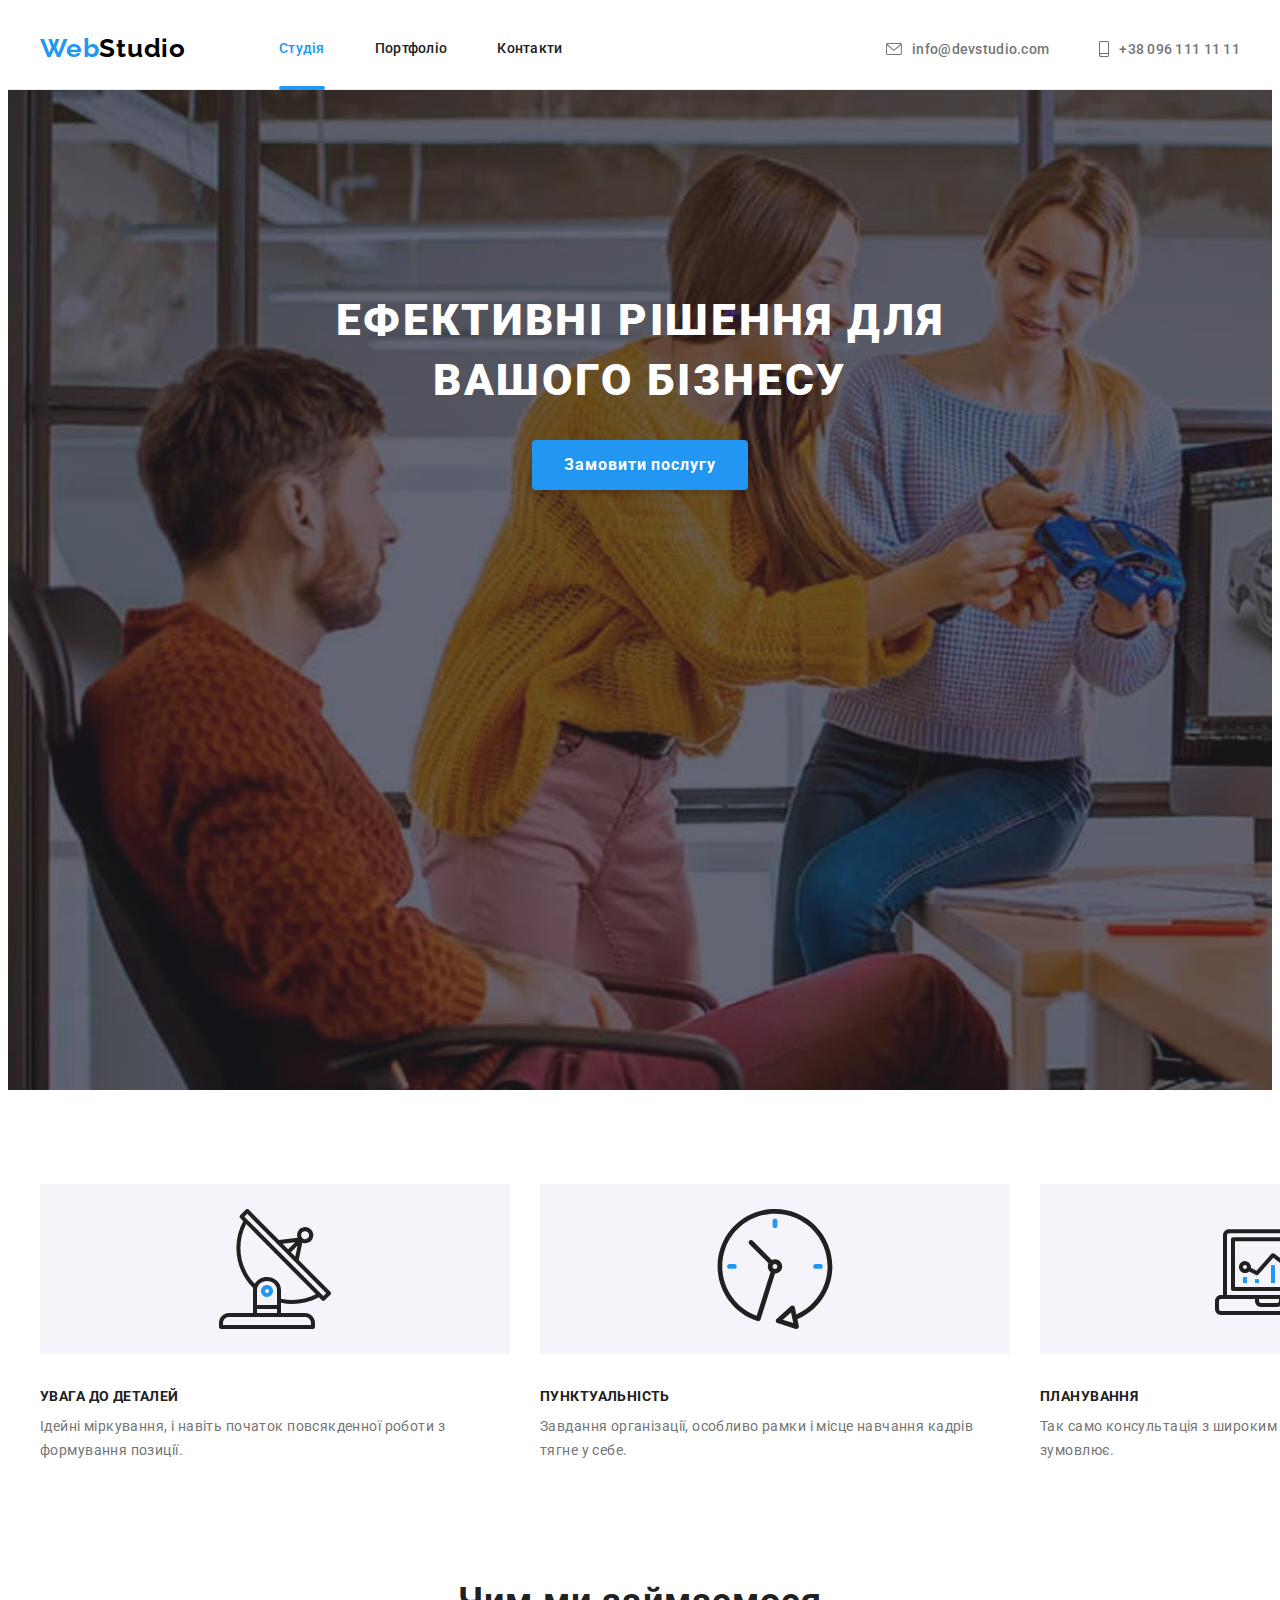
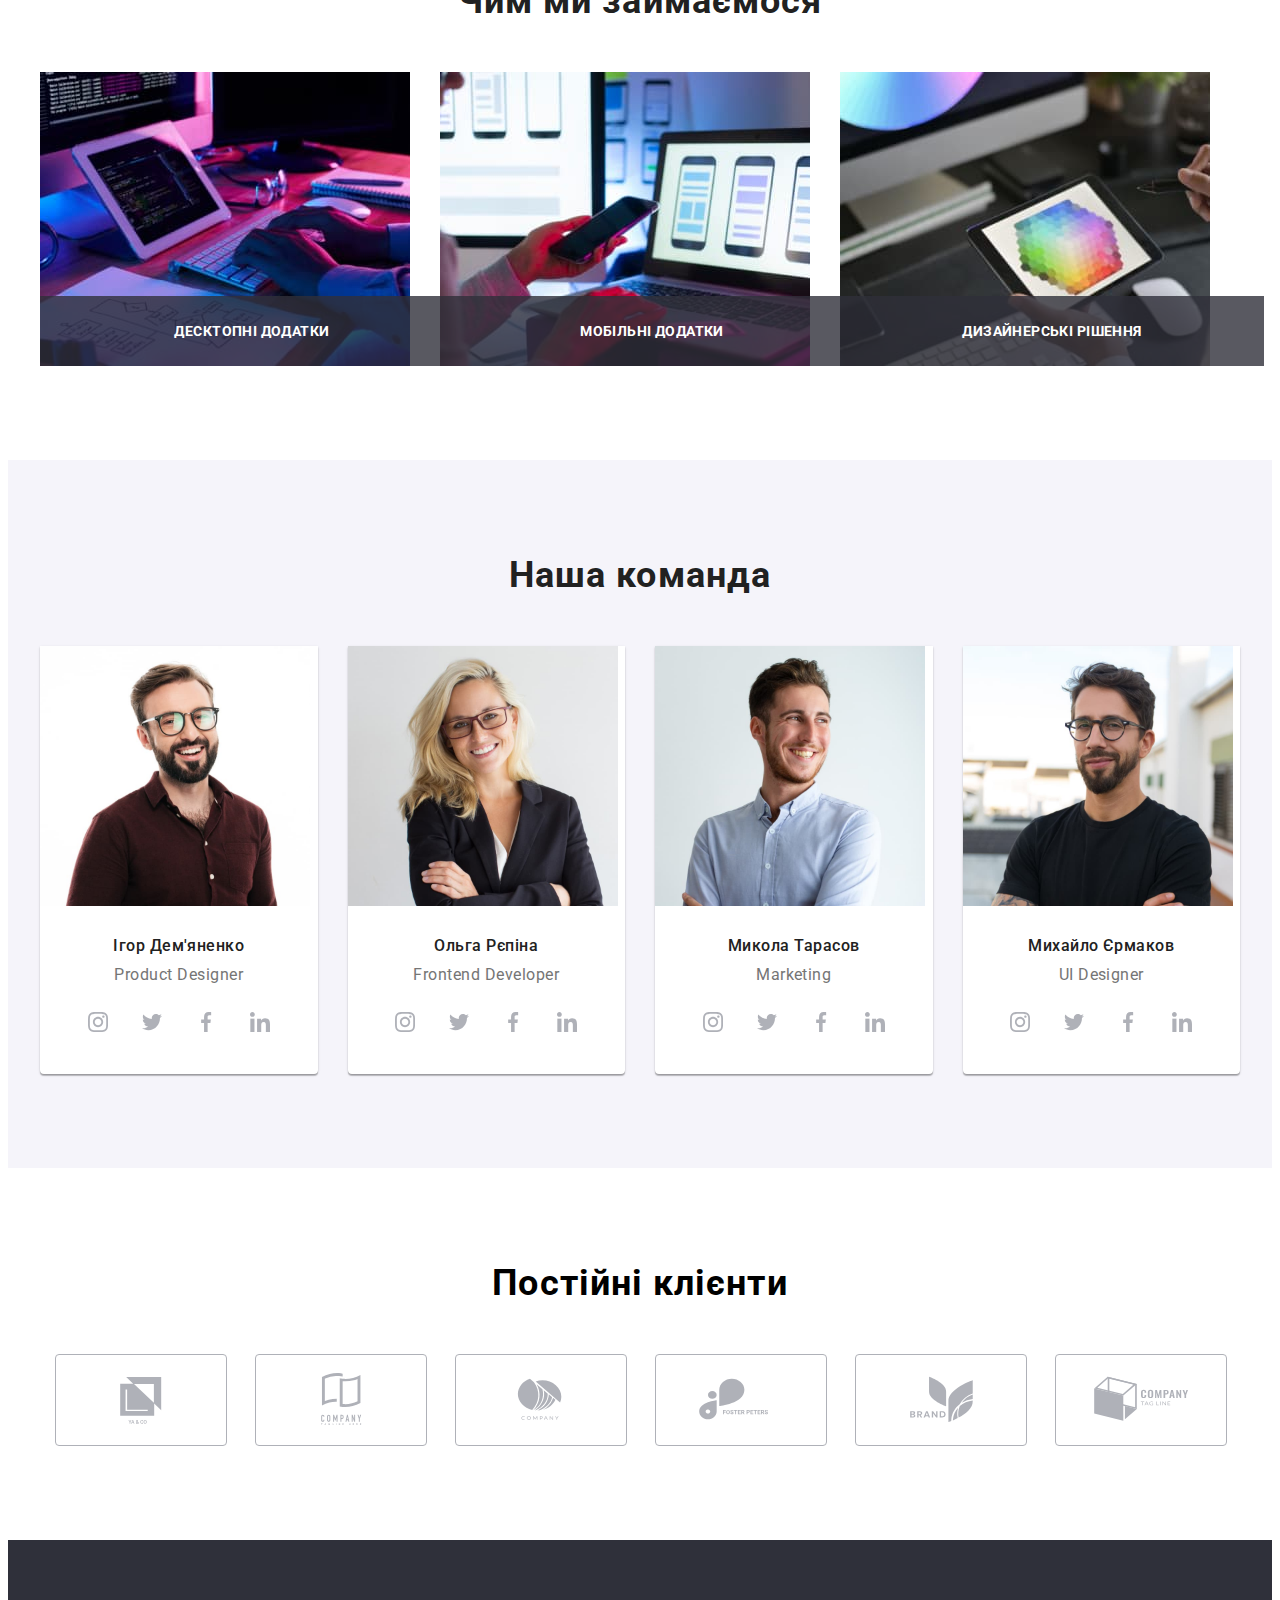
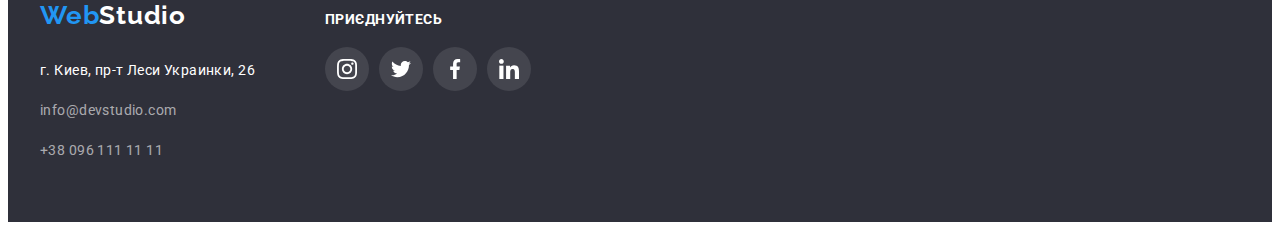
<file: index.html>
<!DOCTYPE html>
<html lang="UK">
  <head>
    <meta charset="UTF-8" />
    <meta http-equiv="X-UA-Compatible" content="IE=edge" />
    <meta name="viewport" content="width=device-width, initial-scale=1.0" />
    <title>HTML-CSS</title>
    <link
      rel="stylesheet"
      href="https://cdnjs.cloudflare.com/ajax/libs/modern-normalize/1.1.0/modern-normalize.min.css"
      integrity="sha512-wpPYUAdjBVSE4KJnH1VR1HeZfpl1ub8YT/NKx4PuQ5NmX2tKuGu6U/JRp5y+Y8XG2tV+wKQpNHVUX03MfMFn9Q=="
      crossorigin="anonymous"
      referrerpolicy="no-referrer"
    />
    <link rel="preconnect" href="https://fonts.googleapis.com" />
    <link rel="preconnect" href="https://fonts.gstatic.com" crossorigin />
    <link
      href="https://fonts.googleapis.com/css2?family=Raleway:wght@700&family=Roboto:wght@400;500;700;900&display=swap"
      rel="stylesheet"
    />
    <link rel="stylesheet" href="./css/styles.css" />
  </head>
  <body>
    <!-- Панель навигации -->
    <header class="header">
      <div class="container header-container">
        <nav class="header-nav">
          <a class="logo" href="./index.html"
            ><span class="first-part">Web</span
            ><span class="last-part">Studio</span></a
          >

          <ul class="header-nav-list">
            <li class="header-nav-item">
              <a class="header-nav-link current link" href="./index.html">Студія</a>
            </li>
            <li class="header-nav-item">
              <a class="header-nav-link link" href="./portfolio.html"
                >Портфоліо</a
              >
            </li>
            <li class="header-nav-item">
              <a class="header-nav-link link" href="/">Контакти</a>
            </li>
          </ul>
        </nav>

        <ul class="header-nav-contact">
          <li class="header-nav-item">
            <a class="header-mail-link link" href="mailto:info@devstudio.com">
              <svg class="contact-icon" width="16" height="12">
                <use href="./images/icons.svg#icon-mail"></use>
              </svg>
              info@devstudio.com</a
            >
          </li>

          <li class="header-nav-item">
            <a class="header-tel-link link" href="tel:+380961111111">
              <svg class="contact-icon" width="10" height="16">
                <use href="./images/icons.svg#icon-smartphone"></use>
              </svg>
              +38 096 111 11 11</a
            >
          </li>
        </ul>
      </div>
    </header>

    <!-- Hero -->
    <main>
      <section class="section-hero">
        <div class="container">
          <h1 class="hero-title">Ефективні рішення для вашого бізнесу</h1>
          <button class="button-hero" type="button" data-modal-open>Замовити послугу</button>
        </div>
      </section>

      <!-- Особливості -->
      <section class="section-soft-skills">
        <div class="container">
          <h2 class="visually-hidden">Особливості</h2>
          <ul class="contant-section">
            <li class="soft-skills-list">
              <a href="/">
                <svg class="soft-skill-icon" width="270" height="120">
                  <use href="./images/icons.svg#icon-antenna"></use>
                </svg>
              </a>
              <h3 class="peculiarities-title">увага до деталей</h3>
              <p class="peculiarities-text">
                Ідейні міркування, і навіть початок повсякденної роботи з
                формування позиції.
              </p>
            </li>
            <li class="soft-skills-list">
              <a href="/">
                <svg class="soft-skill-icon" width="270" height="120">
                  <use href="./images/icons.svg#icon-clock"></use>
                </svg>
              </a>
              <h3 class="peculiarities-title">пунктуальність</h3>
              <p class="peculiarities-text">
                Завдання організації, особливо рамки і місце навчання кадрів
                тягне у себе.
              </p>
            </li>
            <li class="soft-skills-list">
              <a href="/">
                <svg class="soft-skill-icon" width="270" height="120">
                  <use href="./images/icons.svg#icon-diagram"></use>
                </svg>
              </a>
              <h3 class="peculiarities-title">планування</h3>
              <p class="peculiarities-text">
                Так само консультація з широким активом значною мірою зумовлює.
              </p>
            </li>
            <li class="soft-skills-list">
              <a href="/">
                <svg class="soft-skill-icon" width="270" height="120">
                  <use href="./images/icons.svg#icon-astronaut"></use>
                </svg>
              </a>
              <h3 class="peculiarities-title">сучасні технології</h3>
              <p class="peculiarities-text">
                Значимість цих проблем настільки очевидна, що реалізація
                планових завдань.
              </p>
            </li>
          </ul>
        </div>
      </section>
      <!-- Описание работы -->
      <section class="section-work">
        <div class="container">
          <h2 class="section-title">Чим ми займаємося</h2>

            <ul class="section-title-list">
              <li>
                <div class="wrapper">
                  <img
                    src="./images/box1.jpg"
                    width="370"
                    height="295"
                    alt="Делает разметку"
                  />
                    <div class="overlay-box">
                      <p class="overlay-text">Десктопні додатки</p>
                    </div>
                </div>
              </li>
              <li>
                <div class="wrapper">
                  <img
                    src="./images/box2.jpg"
                    width="370"
                    height="295"
                    alt="Оптимизирует мобильную версию"
                  />
                  <div class="overlay-box">
                    <p class="overlay-text">Мобільні додатки</p>
                  </div>
                </div>
              </li>
              <li>
                <div class="wrapper">
                  <img
                    src="./images/box3.jpg"
                    width="370"
                    height="295"
                    alt="Делает цветокоррекцию"
                  />
                  <div class="overlay-box">
                    <p class="overlay-text">Дизайнерські рішення</p>
                  </div>
                </div>
              </li>
            </ul>

        </div>
      </section>

      <!-- Наша команда -->
      <section class="section-tem">
        <div class="container">
          <h2 class="section-title-tem">Наша команда</h2>

          <ul class="section-list">
            <li class="team-item">
              <img
                src="./images/people1.jpg"
                width="270"
                height="260"
                alt="Ігор Дем'яненко"
              />
              <div class="section-team-list">
                <h3 class="about-team">Ігор Дем'яненко</h3>
                <p class="about-position">Product Designer</p>

                <!-- Social list -->
                <ul class="social">
                  <li class="social-items">
                    <a
                      class="social-link"
                      href="https://instagram.com"
                      target="_blank"
                      rel="nofollow noopener noreferrer"
                      aria-label="Instagram icon"
                    >
                      <svg class="social-icon" width="20" height="20">
                        <use href="./images/icons.svg#icon-instagram"></use>
                      </svg>
                    </a>
                  </li>
                  <li class="social-items">
                    <a
                      class="social-link"
                      href="https://twitter.com/"
                      target="_blank"
                      rel="nofollow noopener noreferrer"
                      aria-label="twitter icon"
                    >
                      <svg class="social-icon" width="20" height="20">
                        <use href="./images/icons.svg#icon-twitter"></use>
                      </svg>
                    </a>
                  </li>
                  <li class="social-items">
                    <a
                      class="social-link"
                      href="https://www.facebook.com/"
                      target="_blank"
                      rel="nofollow noopener noreferrer"
                      aria-label="facebook icon"
                    >
                      <svg class="social-icon" width="20" height="20">
                        <use href="./images/icons.svg#icon-facebook"></use>
                      </svg>
                    </a>
                  </li>
                  <li class="social-items">
                    <a
                      class="social-link"
                      href="https://ua.linkedin.com/"
                      target="_blank"
                      rel="nofollow noopener noreferrer"
                      aria-label="linkedin icon"
                    >
                      <svg class="social-icon" width="20" height="20">
                        <use href="./images/icons.svg#icon-linkedin"></use>
                      </svg>
                    </a>
                  </li>
                </ul>
              </div>
            </li>

            <li class="team-item">
              <img
                src="./images/people2.jpg"
                width="270"
                height="260"
                alt="Ольга Рєпіна"
              />
              <div class="section-team-list">
                <h3 class="about-team">Ольга Рєпіна</h3>
                <p class="about-position">Frontend Developer</p>

                <!-- Social list -->
                <ul class="social">
                  <li class="social-items">
                    <a
                      class="social-link"
                      href="https://instagram.com"
                      target="_blank"
                      rel="nofollow noopener noreferrer"
                      aria-label="Instagram icon"
                    >
                      <svg class="social-icon" width="20" height="20">
                        <use href="./images/icons.svg#icon-instagram"></use>
                      </svg>
                    </a>
                  </li>
                  <li class="social-items">
                    <a
                      class="social-link"
                      href="https://twitter.com/"
                      target="_blank"
                      rel="nofollow noopener noreferrer"
                      aria-label="twitter icon"
                    >
                      <svg class="social-icon" width="20" height="20">
                        <use href="./images/icons.svg#icon-twitter"></use>
                      </svg>
                    </a>
                  </li>
                  <li class="social-items">
                    <a
                      class="social-link"
                      href="https://www.facebook.com/"
                      target="_blank"
                      rel="nofollow noopener noreferrer"
                      aria-label="facebook icon"
                    >
                      <svg class="social-icon" width="20" height="20">
                        <use href="./images/icons.svg#icon-facebook"></use>
                      </svg>
                    </a>
                  </li>
                  <li class="social-items">
                    <a
                      class="social-link"
                      href="https://ua.linkedin.com/"
                      target="_blank"
                      rel="nofollow noopener noreferrer"
                      aria-label="linkedin icon"
                    >
                      <svg class="social-icon" width="20" height="20">
                        <use href="./images/icons.svg#icon-linkedin"></use>
                      </svg>
                    </a>
                  </li>
                </ul>
              </div>
            </li>
            <li class="team-item">
              <img
                src="./images/people3.jpg"
                width="270"
                height="260"
                alt="Микола Тарасов"
              />
              <div class="section-team-list">
                <h3 class="about-team">Микола Тарасов</h3>
                <p class="about-position">Marketing</p>

                <!-- Social list -->
                <ul class="social">
                  <li class="social-items">
                    <a
                      class="social-link"
                      href="https://instagram.com"
                      target="_blank"
                      rel="nofollow noopener noreferrer"
                      aria-label="Instagram icon"
                    >
                      <svg class="social-icon" width="20" height="20">
                        <use href="./images/icons.svg#icon-instagram"></use>
                      </svg>
                    </a>
                  </li>
                  <li class="social-items">
                    <a
                      class="social-link"
                      href="https://twitter.com/"
                      target="_blank"
                      rel="nofollow noopener noreferrer"
                      aria-label="twitter icon"
                    >
                      <svg class="social-icon" width="20" height="20">
                        <use href="./images/icons.svg#icon-twitter"></use>
                      </svg>
                    </a>
                  </li>
                  <li class="social-items">
                    <a
                      class="social-link"
                      href="https://www.facebook.com/"
                      target="_blank"
                      rel="nofollow noopener noreferrer"
                      aria-label="facebook icon"
                    >
                      <svg class="social-icon" width="20" height="20">
                        <use href="./images/icons.svg#icon-facebook"></use>
                      </svg>
                    </a>
                  </li>
                  <li class="social-items">
                    <a
                      class="social-link"
                      href="https://ua.linkedin.com/"
                      target="_blank"
                      rel="nofollow noopener noreferrer"
                      aria-label="linkedin icon"
                    >
                      <svg class="social-icon" width="20" height="20">
                        <use href="./images/icons.svg#icon-linkedin"></use>
                      </svg>
                    </a>
                  </li>
                </ul>
              </div>
            </li>
            <li class="team-item">
              <img
                src="./images/people4.jpg"
                width="270"
                height="260"
                alt="Михайло Єрмаков"
              />
              <div class="section-team-list">
                <h3 class="about-team">Михайло Єрмаков</h3>
                <p class="about-position">UI Designer</p>

                <!-- Social list -->
                <ul class="social">
                  <li class="social-items">
                    <a
                      class="social-link"
                      href="https://instagram.com"
                      target="_blank"
                      rel="nofollow noopener noreferrer"
                      aria-label="Instagram icon"
                    >
                      <svg class="social-icon" width="20" height="20">
                        <use href="./images/icons.svg#icon-instagram"></use>
                      </svg>
                    </a>
                  </li>
                  <li class="social-items">
                    <a
                      class="social-link"
                      href="https://twitter.com/"
                      target="_blank"
                      rel="nofollow noopener noreferrer"
                      aria-label="twitter icon"
                    >
                      <svg class="social-icon" width="20" height="20">
                        <use href="./images/icons.svg#icon-twitter"></use>
                      </svg>
                    </a>
                  </li>
                  <li class="social-items">
                    <a
                      class="social-link"
                      href="https://www.facebook.com/"
                      target="_blank"
                      rel="nofollow noopener noreferrer"
                      aria-label="facebook icon"
                    >
                      <svg class="social-icon" width="20" height="20">
                        <use href="./images/icons.svg#icon-facebook"></use>
                      </svg>
                    </a>
                  </li>
                  <li class="social-items">
                    <a
                      class="social-link"
                      href="https://ua.linkedin.com/"
                      target="_blank"
                      rel="nofollow noopener noreferrer"
                      aria-label="linkedin icon"
                    >
                      <svg class="social-icon" width="20" height="20">
                        <use href="./images/icons.svg#icon-linkedin"></use>
                      </svg>
                    </a>
                  </li>
                </ul>
              </div>
            </li>
          </ul>
        </div>
      </section>

      <!-- Постійні клієнти -->
      <section class="section-clients">
        <div class="container">
          <h2 class="section-title-client">Постійні клієнти</h2>
          <ul class="clients-list">
            <li class="clients-item">
              <a href="/" class="clients-link">
                <svg class="clients-icon" width="170" height="92">
                  <use href="./images/icons.svg#icon-client1"></use>
                </svg>
              </a>
            </li>
            <li class="clients-item">
              <a href="/" class="clients-link">
                <svg class="clients-icon" width="170" height="92">
                  <use href="./images/icons.svg#icon-client2"></use>
                </svg>
              </a>
            </li>
            <li class="clients-item">
              <a href="/" class="clients-link">
                <svg class="clients-icon" width="170" height="92">
                  <use href="./images/icons.svg#icon-client3"></use>
                </svg>
              </a>
            </li>
            <li class="clients-item">
              <a href="/" class="clients-link">
                <svg class="clients-icon" width="170" height="92">
                  <use href="./images/icons.svg#icon-client4"></use>
                </svg>
              </a>
            </li>
            <li class="clients-item">
              <a href="/" class="clients-link">
                <svg class="clients-icon" width="170" height="92">
                  <use href="./images/icons.svg#icon-client5"></use>
                </svg>
              </a>
            </li>
            <li class="clients-item">
              <a href="/" class="clients-link">
                <svg class="clients-icon" width="170" height="92">
                  <use href="./images/icons.svg#icon-client6"></use>
                </svg>
              </a>
            </li>
          </ul>
        </div>
      </section>
    </main>

    <!-- Контакты -->
    <footer class="footer-list">
      <div class="footer-container container">
        
        <div class="footer-section">
            <a class="footer-link" href="./index.html"
              ><span class="first-part">Web</span
              ><span class="last-part-footer">Studio</span></a
            >
          <address>
            <ul>
              <li class="contact-footer">
                <a
                  class="address"
                  href="https://goo.gl/maps/CPtrU1FHBa2aNyZL9"
                  target="_blank"
                  rel="noopener noreferrer nofollow"
                  >г. Киев, пр-т Леси Украинки, 26</a
                >
              </li>
              <li class="contact-footer">
                <a class="contact" href="mailto:info@devstudio.com"
                  >info@devstudio.com</a
                >
              </li>
              <li class="contact-footer">
                <a class="contact" href="tel:+380961111111"
                  >+38 096 111 11 11</a
                >
              </li>
            </ul>
          </address>
        </div>

        <!-- Social list -->
        <div class="header-section-social">
          <p class="header-social-title">приєднуйтесь</p>
          <address class="header-list">
            <ul class="header-social-list">
              <li class="header-items">
                <a
                  class="header-link"
                  href="https://instagram.com"
                  target="_blank"
                  rel="nofollow noopener noreferrer"
                  aria-label="Instagram icon"
                >
                  <svg class="header-social-icon" width="20" height="20">
                    <use href="./images/icons.svg#icon-instagram"></use>
                  </svg>
                </a>
              </li>
              <li class="header-items">
                <a
                  class="header-link"
                  href="https://twitter.com/"
                  target="_blank"
                  rel="nofollow noopener noreferrer"
                  aria-label="twitter icon"
                >
                  <svg class="header-social-icon" width="20" height="20">
                    <use href="./images/icons.svg#icon-twitter"></use>
                  </svg>
                </a>
              </li>
              <li class="header-items">
                <a
                  class="header-link"
                  href="https://www.facebook.com/"
                  target="_blank"
                  rel="nofollow noopener noreferrer"
                  aria-label="facebook icon"
                >
                  <svg class="header-social-icon" width="20" height="20">
                    <use href="./images/icons.svg#icon-facebook"></use>
                  </svg>
                </a>
              </li>
              <li class="header-items">
                <a
                  class="header-link"
                  href="https://ua.linkedin.com/"
                  target="_blank"
                  rel="nofollow noopener noreferrer"
                  aria-label="linkedin icon"
                >
                  <svg class="header-social-icon" width="20" height="20">
                    <use href="./images/icons.svg#icon-linkedin"></use>
                  </svg>
                </a>
              </li>
            </ul>
          </address>
        </div>
      </div>
    </footer>

      <div class="backdrop is-hidden" data-modal>
        <div class="modal">
          <button class="close-btn" type="button" data-modal-close>
            <svg class="close-btn-icon" width="18" height="18">
              <use href="./images/icons.svg#icon-close-black"></use>
            </svg>
          </button data-modal-close>
        </div>
      </div>


      <script src="./js/modal.js"></script>
  </body>
</html>
</file>
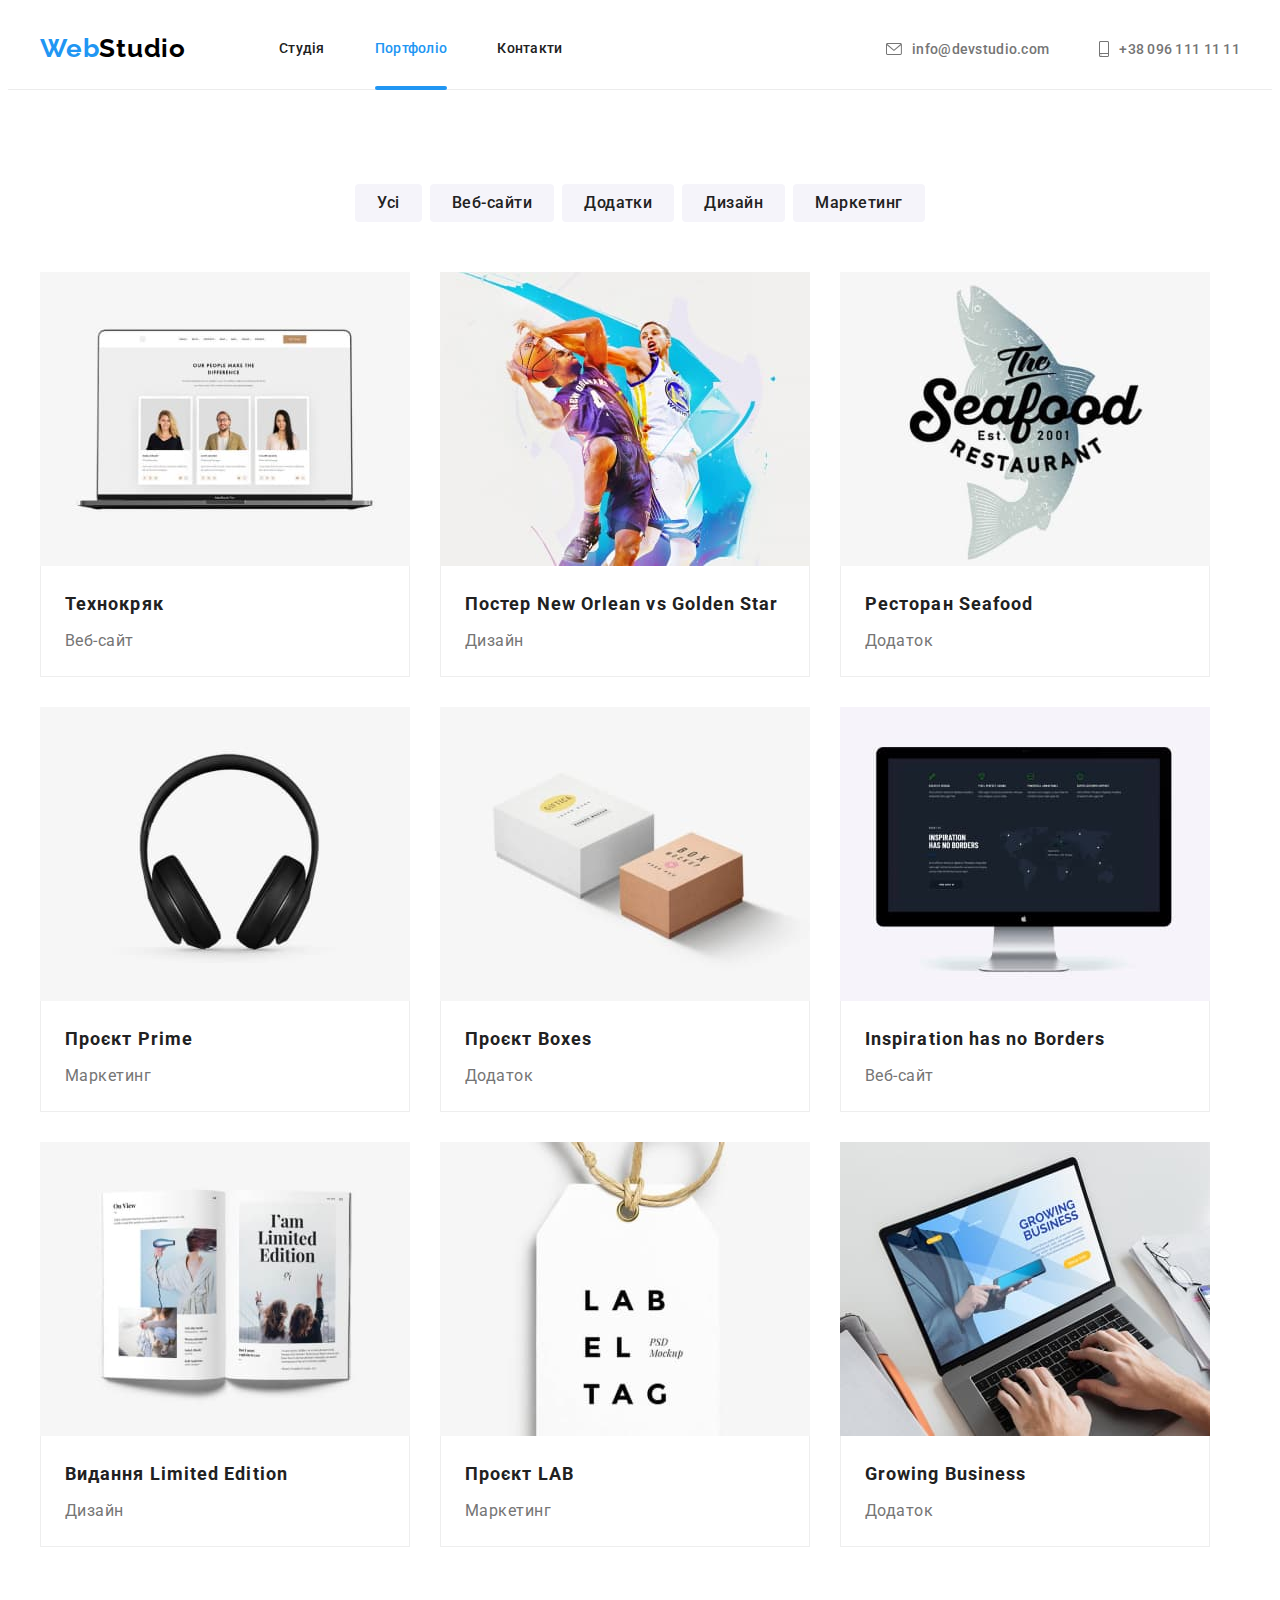
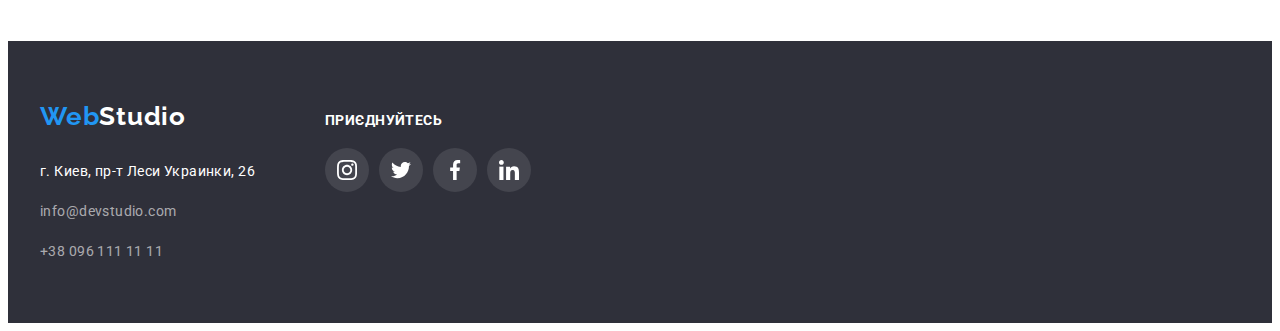
<file: portfolio.html>
<!DOCTYPE html>
<html lang="UK">
  <head>
    <meta charset="UTF-8" />
    <meta http-equiv="X-UA-Compatible" content="IE=edge" />
    <meta name="viewport" content="width=device-width, initial-scale=1.0" />
    <title>HTML-CSS</title>
    <link
      rel="stylesheet"
      href="https://cdnjs.cloudflare.com/ajax/libs/modern-normalize/1.1.0/modern-normalize.min.css"
      integrity="sha512-wpPYUAdjBVSE4KJnH1VR1HeZfpl1ub8YT/NKx4PuQ5NmX2tKuGu6U/JRp5y+Y8XG2tV+wKQpNHVUX03MfMFn9Q=="
      crossorigin="anonymous"
      referrerpolicy="no-referrer"
    />
    <link rel="preconnect" href="https://fonts.googleapis.com" />
    <link rel="preconnect" href="https://fonts.gstatic.com" crossorigin />
    <link
      href="https://fonts.googleapis.com/css2?family=Raleway:wght@700&family=Roboto:wght@400;500;700;900&display=swap"
      rel="stylesheet"
    />
    <link rel="stylesheet" href="./css/styles.css" />
  </head>
  <body>
    <!-- Панель навигации -->
    <header class="header">
      <div class="container header-container">
        <nav class="header-nav">
          <a class="logo" href="./index.html"
            ><span class="first-part">Web</span
            ><span class="last-part">Studio</span></a
          >

          <ul class="header-nav-list">
            <li class="header-nav-item">
              <a class="header-nav-link link" href="./index.html">Студія</a>
            </li>
            <li class="header-nav-item">
              <a class="header-nav-link current link" href="./portfolio.html"
                >Портфоліо</a
              >
            </li>
            <li class="header-nav-item">
              <a class="header-nav-link link" href="/">Контакти</a>
            </li>
          </ul>
        </nav>

        <ul class="header-nav-contact">
          <li class="header-nav-item">
            <a class="header-mail-link link" href="mailto:info@devstudio.com">
              <svg class="contact-icon" width="16" height="12">
                <use href="./images/icons.svg#icon-mail"></use>
              </svg>
              info@devstudio.com</a
            >
          </li>

          <li class="header-nav-item">
            <a class="header-tel-link link" href="tel:+380961111111">
              <svg class="contact-icon" width="10" height="16">
                <use href="./images/icons.svg#icon-smartphone"></use>
              </svg>
              +38 096 111 11 11</a
            >
          </li>
        </ul>
      </div>
    </header>

    <main>
      <!-- Фильтр работ -->
      <section class="section-button">
        <div class="container">
          <h1 class="visually-hidden">Заголовок 1</h1>
          <ul class="button">
            <li><button class="botton-type" type="button">Усі</button></li>
            <li>
              <button class="botton-type" type="button">Веб-сайти</button>
            </li>
            <li><button class="botton-type" type="button">Додатки</button></li>
            <li><button class="botton-type" type="button">Дизайн</button></li>
            <li>
              <button class="botton-type" type="button">Маркетинг</button>
            </li>
          </ul>

          <!-- Портфолио -->
          <ul class="feature-list">
            <li class="item">
              <a href="" class="portfolio-link">
                <div class="list-wrapper">
                  <img
                    src="./images/Portfolio/img1.jpg"
                    width="370"
                    height="294"
                    alt="Технокряк"
                  />
                  <div class="overlay">
                    <p class="overlay-item-text">
                      Ресурс пропонує комплексні пропозиції з різним рівнем
                      функціоналу та сервісів. Все це дозволить відвідувачу
                      отримати вичерпні відомості про компанію чи приватну
                      особу.
                    </p>
                  </div>
                </div>
                <div class="feature-text">
                  <h2 class="portfolio-title">Технокряк</h2>
                  <p class="portfolio-text">Веб-сайт</p>
                </div>
              </a>
            </li>
            <li class="item">
              <a href="" class="portfolio-link">
                <div class="list-wrapper">
                  <img
                    src="./images/Portfolio/img2.jpg"
                    width="370"
                    height="294"
                    alt="Постер New Orlean vs Golden Star"
                  />
                  <div class="overlay">
                    <p class="overlay-item-text">
                      Ресурс пропонує комплексні пропозиції з різним рівнем
                      функціоналу та сервісів. Все це дозволить відвідувачу
                      отримати вичерпні відомості про компанію чи приватну
                      особу.
                    </p>
                  </div>
                </div>
                <div class="feature-text">
                  <h2 class="portfolio-title">
                    Постер New Orlean vs Golden Star
                  </h2>
                  <p class="portfolio-text">Дизайн</p>
                </div>
              </a>
            </li>
            <li class="item">
              <a href="" class="portfolio-link">
                <div class="list-wrapper">
                  <img
                    src="./images/Portfolio/img3.jpg"
                    width="370"
                    height="294"
                    alt="Ресторан Seafood"
                  />
                  <div class="overlay">
                    <p class="overlay-item-text">
                      Ресурс пропонує комплексні пропозиції з різним рівнем
                      функціоналу та сервісів. Все це дозволить відвідувачу
                      отримати вичерпні відомості про компанію чи приватну
                      особу.
                    </p>
                  </div>
                </div>
                <div class="feature-text">
                  <h2 class="portfolio-title">Ресторан Seafood</h2>
                  <p class="portfolio-text">Додаток</p>
                </div>
              </a>
            </li>
            <li class="item">
              <a href="" class="portfolio-link">
                <div class="list-wrapper">
                  <img
                    src="./images/Portfolio/img4.jpg"
                    width="370"
                    height="294"
                    alt="Проєкт Prime"
                  />
                  <div class="overlay">
                    <p class="overlay-item-text">
                      Ресурс пропонує комплексні пропозиції з різним рівнем
                      функціоналу та сервісів. Все це дозволить відвідувачу
                      отримати вичерпні відомості про компанію чи приватну
                      особу.
                    </p>
                  </div>
                </div>
                <div class="feature-text">
                  <h2 class="portfolio-title">Проєкт Prime</h2>
                  <p class="portfolio-text">Маркетинг</p>
                </div>
              </a>
            </li>
            <li class="item">
              <a href="" class="portfolio-link">
                <div class="list-wrapper">
                  <img
                    src="./images/Portfolio/img5.jpg"
                    width="370"
                    height="294"
                    alt=""
                  />
                  <div class="overlay">
                    <p class="overlay-item-text">
                      Ресурс пропонує комплексні пропозиції з різним рівнем
                      функціоналу та сервісів. Все це дозволить відвідувачу
                      отримати вичерпні відомості про компанію чи приватну
                      особу.
                    </p>
                  </div>
                </div>
                <div class="feature-text">
                  <h2 class="portfolio-title">Проєкт Boxes</h2>
                  <p class="portfolio-text">Додаток</p>
                </div>
              </a>
            </li>
            <li class="item">
              <a href="" class="portfolio-link">
                <div class="list-wrapper">
                  <img
                    src="./images/Portfolio/img6.jpg"
                    width="370"
                    height="294"
                    alt="Inspiration has no Borders"
                  />
                  <div class="overlay">
                    <p class="overlay-item-text">
                      Ресурс пропонує комплексні пропозиції з різним рівнем
                      функціоналу та сервісів. Все це дозволить відвідувачу
                      отримати вичерпні відомості про компанію чи приватну
                      особу.
                    </p>
                  </div>
                </div>
                <div class="feature-text">
                  <h2 class="portfolio-title">Inspiration has no Borders</h2>
                  <p class="portfolio-text">Веб-сайт</p>
                </div>
              </a>
            </li>
            <li class="item">
              <a href="" class="portfolio-link">
                <div class="list-wrapper">
                  <img
                    src="./images/Portfolio/img7.jpg"
                    width="370"
                    height="294"
                    alt="Видання Limited Edition"
                  />
                  <div class="overlay">
                    <p class="overlay-item-text">
                      Ресурс пропонує комплексні пропозиції з різним рівнем
                      функціоналу та сервісів. Все це дозволить відвідувачу
                      отримати вичерпні відомості про компанію чи приватну
                      особу.
                    </p>
                  </div>
                </div>
                <div class="feature-text">
                  <h2 class="portfolio-title">Видання Limited Edition</h2>
                  <p class="portfolio-text">Дизайн</p>
                </div>
              </a>
            </li>
            <li class="item">
              <a href="" class="portfolio-link">
                <div class="list-wrapper">
                  <img
                    src="./images/Portfolio/img8.jpg"
                    width="370"
                    height="294"
                    alt="Проєкт LAB"
                  />
                  <div class="overlay">
                    <p class="overlay-item-text">
                      Ресурс пропонує комплексні пропозиції з різним рівнем
                      функціоналу та сервісів. Все це дозволить відвідувачу
                      отримати вичерпні відомості про компанію чи приватну
                      особу.
                    </p>
                  </div>
                </div>
                <div class="feature-text">
                  <h2 class="portfolio-title">Проєкт LAB</h2>
                  <p class="portfolio-text">Маркетинг</p>
                </div>
              </a>
            </li>
            <li class="item">
              <a href="" class="portfolio-link">
                <div class="list-wrapper">
                  <img
                    src="./images/Portfolio/img9.jpg"
                    width="370"
                    height="294"
                    alt="Growing Business"
                  />
                  <div class="overlay">
                    <p class="overlay-item-text">
                      Ресурс пропонує комплексні пропозиції з різним рівнем
                      функціоналу та сервісів. Все це дозволить відвідувачу
                      отримати вичерпні відомості про компанію чи приватну
                      особу.
                    </p>
                  </div>
                </div>
                <div class="feature-text">
                  <h2 class="portfolio-title">Growing Business</h2>
                  <p class="portfolio-text">Додаток</p>
                </div>
              </a>
            </li>
          </ul>
        </div>
      </section>
    </main>

    <!-- Контакты -->
    <footer class="footer-list">
      <div class="footer-container container">
        <div class="footer-section">
          <a class="footer-link" href="./index.html"
            ><span class="first-part">Web</span
            ><span class="last-part-footer">Studio</span></a
          >
          <address>
            <ul>
              <li class="contact-footer">
                <a
                  class="address"
                  href="https://goo.gl/maps/CPtrU1FHBa2aNyZL9"
                  target="_blank"
                  rel="noopener noreferrer nofollow"
                  >г. Киев, пр-т Леси Украинки, 26</a
                >
              </li>
              <li class="contact-footer">
                <a class="contact" href="mailto:info@devstudio.com"
                  >info@devstudio.com</a
                >
              </li>
              <li class="contact-footer">
                <a class="contact" href="tel:+380961111111"
                  >+38 096 111 11 11</a
                >
              </li>
            </ul>
          </address>
        </div>

        <!-- Social list -->
        <div class="header-section-social">
          <p class="header-social-title">приєднуйтесь</p>
          <address class="header-list">
            <ul class="header-social-list">
              <li class="header-items">
                <a
                  class="header-link"
                  href="https://instagram.com"
                  target="_blank"
                  rel="nofollow noopener noreferrer"
                  aria-label="Instagram icon"
                >
                  <svg class="header-social-icon" width="20" height="20">
                    <use href="./images/icons.svg#icon-instagram"></use>
                  </svg>
                </a>
              </li>
              <li class="header-items">
                <a
                  class="header-link"
                  href="https://twitter.com/"
                  target="_blank"
                  rel="nofollow noopener noreferrer"
                  aria-label="twitter icon"
                >
                  <svg class="header-social-icon" width="20" height="20">
                    <use href="./images/icons.svg#icon-twitter"></use>
                  </svg>
                </a>
              </li>
              <li class="header-items">
                <a
                  class="header-link"
                  href="https://www.facebook.com/"
                  target="_blank"
                  rel="nofollow noopener noreferrer"
                  aria-label="facebook icon"
                >
                  <svg class="header-social-icon" width="20" height="20">
                    <use href="./images/icons.svg#icon-facebook"></use>
                  </svg>
                </a>
              </li>
              <li class="header-items">
                <a
                  class="header-link"
                  href="https://ua.linkedin.com/"
                  target="_blank"
                  rel="nofollow noopener noreferrer"
                  aria-label="linkedin icon"
                >
                  <svg class="header-social-icon" width="20" height="20">
                    <use href="./images/icons.svg#icon-linkedin"></use>
                  </svg>
                </a>
              </li>
            </ul>
          </address>
        </div>
      </div>
    </footer>
  </body>
</html>
</file>
<file: css/styles.css>
:root {
    --main-color: #212121;
    --second-color: #757575;
    --change-color: #2196F3;
    --black-color: #000000;
    --White-color: #ffffff;
    --background-hero: #2F303A;
    --corol-button: #F5F4FA;
    --background-buttom: #188CE8;
    --client: #AFB1B8;

    --trns-amim: 250ms cubic-bezier(0.4, 0, 0.2, 1);
}

h1,h2,h3,h4,h5,h6,p {
    margin: 0;
}

ul {
    padding: 0;
    margin: 0;
    list-style: none;
}

a {
    text-decoration: none;
}

img {
    display: block;
    max-width: 100%;
    height: auto;
}

button {
    cursor: pointer;
}

/* GENERAL STYLES */

body {
    font-family: 'Raleway', sans-serif;
    font-family: 'Roboto', sans-serif;
    background-color: var(--White-color);
}

.container {
    width: 1200px;
    margin: 0 auto;
    padding-left: 15px;
    padding-right: 15px;
}

.header {
    border-bottom: 1px solid #ECECEC;
}

.header-container {
    align-items: center;
    display: flex;
}

.header-nav {
    display: flex;
}

.header-nav-list {
    display: flex;
}

.header-nav-link {
    position: relative;
  
}

.header-nav-link::after {
    content: '';
    position: absolute;
    bottom: 0;
    left: 0;
    
    margin-bottom: -2px;

    display: block;
    width: 100%;
    height: 4px;
    border-radius: 2px;
    
    background-color: var(--change-color);
    opacity: 0;

    transition: opacity var(--trns-amim);
    
}

.header-nav-link.current::after,
.header-nav-link:hover::after,
.header-nav-link:focus::after {
    opacity: 1;
}

.header-nav-link.current {
    color: var(--change-color);
}

.logo {
    margin-left: auto;
    margin-right: 93px;
    padding: 25px 0;

    font-family: 'Raleway';
    font-weight: 700;
    font-size: 26px;
    line-height: calc(31 / 26);
    letter-spacing: 0.03em;
}

.header-nav-item:not(:last-child) {
    margin-right: 50px;
}

.first-part {
    color: var(--change-color)
}

.last-part {
    color: var(--black-color)
}

.contact-icon {
    margin-right: 10px;
    fill: currentColor;
}

.link {
    transition: color var(--trns-amim);
}

.link:hover,
.link:focus {
    color: var(--change-color);
}


.header-nav-link {
    display: block;
    padding: 32px 0px;
    
    font-weight: 500;
    font-size: 14px;
    line-height: calc(16 / 14);
    letter-spacing: 0.02em;
    color: var(--main-color);

}

.header-nav-contact{
    display: inline-flex;
    margin-left: auto;
}

.header-mail-link,
.header-tel-link {
    display: flex;
    padding: 32px 0;
    justify-content: center;
    align-items: center;
    

    font-family: 'Roboto';
    font-style: normal;
    font-weight: 500;
    font-size: 14px;
    line-height: calc(16 / 14);
    letter-spacing: 0.02em;
    color: var(--second-color);
}

/* Hero */

.section-hero {
    margin-top: 0;
    margin-bottom: 0;
    padding: 200px 0;

    background-color: #C4C4C4;
    text-align: center;

    max-width: 1600px;
    height: 600px;
    margin-left: auto;
    margin-right: auto;
    
    background-image: linear-gradient(
        rgba(47, 48, 58, 0.4),
        rgba(47, 48, 58, 0.4)
    ), url(../images/Img.jpg);
    background-repeat: no-repeat;
    background-size: cover;
    
}

.hero-title {
    margin: 0 auto;
    margin-bottom: 30px;
    max-width: 696px;

    font-weight: 900;
    font-size: 44px;
    line-height: calc(60 / 44);
    text-align: center;
    letter-spacing: 0.06em;
    text-transform: uppercase;
    color: var(--White-color);

}

.button-hero {
    margin: auto;
    padding: 10px 32px;

    font-family: 'Roboto';
    font-style: normal;
    font-weight: 700;
    font-size: 16px;
    line-height: calc(30 / 16);
    display: flex;
    align-items: center;
    text-align: center;
    letter-spacing: 0.06em;
    color: var(--White-color);
    background: var(--change-color);
    box-shadow: 0px 4px 4px rgba(0, 0, 0, 0.15);
    border-radius: 4px;
    border: 0;

    transition: color var(--trns-amim),
                background-color var(--trns-amim);
}

.button-hero:hover,
.button-hero:focus {
    color: var(--White-color);
    background-color: var(--background-buttom);
    box-shadow: 0px 4px 4px rgba(0, 0, 0, 0.15);
}


/* MODAL WINDOW */

.backdrop {
    position: fixed;
    top: 0;
    left: 0;

    width: 100%;
    height: 100%;

    background-color: rgba(0, 0, 0, 0.2);

    /* opacity: 1;
    visibility: visible;
    pointer-events: initial; */

   transition: opacity 250ms linear, visibility 250ms linear;
}

.backdrop.is-hidden {
    opacity: 0;
    visibility: hidden;
    pointer-events: none;
}

.modal {
    position: absolute;
    top: 50%;
    left: 50%;
    transform: translate(-50%, -50%);

    width: 528px;
    height: 581px;
    background-color: var(--White-color);
    border-radius: 10px;

    transition: transform 550ms ease-out;
}

.backdrop.is-hidden .modal {
    transform: translate(-50%, -120%);

}

.close-btn {
    position: absolute;
    top: 10px;
    right: 10px;

    display: flex;
    justify-content: center;
    align-items: center;

    width: 30px;
    height: 30px;
    padding: 0;

    background-color: transparent;
    border-radius: 50%;
    border: 1px solid rgba(0, 0, 0, 0.1);
    background-color: #ffffff;

    cursor: pointer;
}

.close-btn-icon {
    width: 18px;
    height: 18px;
}

/* Чим ми займаємося */

.section-work {
 padding-bottom: 94px;
}

.wrapper {
    position: relative;
}

.overlay-box {
    position: absolute;
    bottom: 0;
    left: 0;
    width: 100%;
    max-height: 70px;

    padding: 27px;

    background-color: rgba(47, 48, 58, 0.8);
    }
    
.overlay-text {
    font-weight: 700;
    font-size: 14px;
    line-height: 16px;
    text-align: center;
    letter-spacing: 0.03em;
    text-transform: uppercase;
    color: var(--White-color);
    }

.section-title {
    margin-bottom: 50px;

    font-weight: 700;
    font-size: 36px;
    line-height: calc(42 / 36);
    letter-spacing: 0.03em;
    color: var(--main-color);
    text-align: center;
}

.section-title-list {
    display: flex;
    gap: 30px;
}

.visually-hidden {
    position: absolute;
    white-space: nowrap;
    width: 1px;
    height: 1px;
    overflow: hidden;
    border: 0;
    padding: 0;
    clip: rect(0 0 0 0);
    clip-path: inset(50%);
    margin: -1px;
}

/* Особливості */

.soft-skill-icon {
    padding: 25px 100px;
    margin-bottom: 30px;

    flex-basis: calc((100% * 3) / 4);
    background-color: var(--corol-button);
}

.section-soft-skills {
    padding-top: 94px;
    padding-bottom: 118px;
}

.contant-section {
    display: flex;
    gap: 30px;
    
}

.soft-skills-list {
    flex-basis: calc((100% * 3) / 4);
}

.peculiarities-title {
    margin-bottom: 10px;

    font-weight: 700;
    font-size: 14px;
    line-height: calc(16 / 14);
    letter-spacing: 0.03em;
    text-transform: uppercase;
    color: var(--main-color)
}

.peculiarities-text {
    font-weight: 400;
    font-size: 14px;
    line-height: calc(24 / 14);
    letter-spacing: 0.03em;
    color: var(--second-color)
}

/* Наша команда */

.section-tem {
    padding-top: 94px;
    padding-bottom: 94px;

    background-color: var(--corol-button);
}

.section-title-tem {
    margin-bottom: 50px;
    
    font-weight: 700;
    font-size: 36px;
    line-height: calc(42 / 36);
    letter-spacing: 0.03em;
    color: var(--main-color);
    text-align: center;
}

.team-item {
    flex-basis: calc((100% - 30px * 3) / 4);

    background-color: var(--White-color);
    box-shadow: 0px 1px 3px rgba(0, 0, 0, 0.12), 0px 1px 1px rgba(0, 0, 0, 0.14), 0px 2px 1px rgba(0, 0, 0, 0.2);
    border-radius: 0px 0px 4px 4px;
}

.section-list {
    display: flex;
    flex-wrap: wrap;
    gap: 30px;
}
.social {
    padding-bottom: 30px;

    display: flex;
    align-items: center;
    justify-content: center;
    gap: 10px;
}

.social-link {
        display: flex;
        align-items: center;
        justify-content: center;
        width: 44px;
        height: 44px;
        border-radius: 50%;

       transition: background-color var(--trns-amim);
}

.social-link:hover,
.social-link:focus {
    background-color: var(--change-color);
}

.social-icon {
    fill: var(--client);

    transition: fill var(--trns-amim);
}

.social-link:hover .social-icon,
.social-link:focus .social-icon {
    fill: var(--White-color);
} 

.about-team {
    padding-bottom: 10px;

    text-transform: capitalize;
    font-weight: 500;
    font-size: 16px;
    line-height: calc(19 / 16);
    letter-spacing: 0.03em;
    text-align: center;
    color: var(--main-color);
    white-space: nowrap;
}

.about-position {
    padding-bottom: 16px;

    font-weight: 400;
    font-size: 16px;
    line-height: calc(19 / 16);
    letter-spacing: 0.03em;
    text-align: center;
    color: var(--second-color);

}

.section-team-list {
    padding: 30px 10px 0;
}


/* Постійні клієнти */

.section-clients {
    padding-top: 94px;
    padding-bottom: 94px;
}

.section-title-client {
    margin-bottom: 50px;

    font-weight: 700;
    font-size: 36px;
    line-height: calc(42 / 36);
    text-align: center;
    letter-spacing: 0.03em;
}

.clients-list {
    display: flex;
    justify-content: center;
    align-items: center; 
    gap: 30px;
}

.clients-item {
    display: inline-flex;
    width: 170px;
    height: 92px;
    
}

.clients-icon {
    fill: currentColor;
}

.clients-link {
    display: flex;
    justify-content: center;
    align-items: center;

    color: var(--client);
    border: 1px solid var(--client);
    border-radius: 4px; 

    transition: border-color var(--trns-amim),
                color var(--trns-amim);
}

.clients-link:hover,
.clients-link:focus {
    border-color: var(--change-color);
    color: #2196F3;
}

/* Фильтр работ */

.section-button {
    padding-top: 94px;
    padding-bottom: 94px;
}

.button {
    margin-bottom: 50px;
    justify-content: center;

    display: flex;
    color: var(--corol-button);
    background: transparent;
    gap: 8px;
    white-space: nowrap;
}

.botton-type {
    padding: 6px 22px;

    font-family: 'Roboto';
    font-style: normal;
    font-weight: 500;
    font-size: 16px;
    line-height: calc(26 / 16);
    text-align: center;
    letter-spacing: 0.03em;
    color: var(--main-color);
    background-color: var(--corol-button);
    border: none;
    border-radius: 4px;

    transition: color var(--trns-amim),
                background-color var(--trns-amim);
}

.botton-type:hover,
.botton-type:focus {
    color: var(--White-color);
    background-color: var(--change-color);
 
}

/* Портфолио */

.feature-list {
    display: flex;
    flex-wrap: wrap;
    gap: 30px;
    flex-basis: calc((100% - 30px * 2) / 3);
    
}

.item:hover {
    box-shadow:
    0px 1px 1px rgba(0, 0, 0, 0.12),
    0px 4px 4px rgba(0, 0, 0, 0.06),
    1px 4px 6px rgba(0, 0, 0, 0.16);

    cursor: pointer;
}

.feature-text {
    padding: 20px 24px;

    border: 1px solid #EEEEEE;
    border-top: none;
}

.portfolio-title {
    margin-bottom: 4px;

    font-weight: 700;
    font-size: 18px;
    line-height: calc(36 / 18);
    letter-spacing: 0.06em;
    color: var(--main-color);
}

.portfolio-text {
    font-weight: 400;
    font-size: 16px;
    line-height: calc(30 / 16);
    letter-spacing: 0.03em;
    color: var(--second-color);
}

.list-wrapper {
    position: relative;
    overflow: hidden;
}

.overlay {
    position: absolute;
    top: 0;
    left: 0;

    padding: 63px 24px;

    transform: translateY(101%);

    display: flex;
    align-items: center;
    width: 100%;
    height: 100%;

    background: rgba(33, 150, 243, 0.9);

    transition: transform var(--trns-amim);
}

.item:hover .overlay,
.portfolio-link:focus .overlay {
    transform: translateY(0);
}


.overlay-item-text {
    font-weight: 400;
    font-size: 18px;
    line-height: 28px;
    letter-spacing: 0.03em;
    color: var(--White-color);
}

/* Контакты */

.footer-list {
    padding-top: 60px;
    padding-bottom: 60px;

    max-width: 1600px;
    margin: 0 auto;
    background-color: var(--background-hero)
}

.footer-container {
    display: flex;
    align-items: baseline;
}

.footer-section {
    font-family: 'Raleway';
    font-weight: 700;
    font-size: 26px;
    line-height: calc(31 / 26);
    letter-spacing: 0.03em;
}

.footer-link {
    display: inline-block;
    margin-bottom: 20px;
}

.last-part-footer {
    color: var(--White-color)
}

.address {
    font-family: 'Roboto';
    font-style: normal;
    font-weight: 400;
    font-size: 14px;
    line-height: 24px;
    letter-spacing: 0.03em;
    color: var(--White-color);
}

.contact-footer:not(:last-child) {
    margin-bottom: 9px;
}

.contact {
    font-family: 'Roboto';
    font-style: normal;
    font-weight: 400;
    font-size: 14px;
    line-height: 24px;
    letter-spacing: 0.03em;
    color: rgba(255, 255, 255, 0.6);
}

.header-section-social {
    margin-left: 70px;
}

.header-social-title {
    margin-bottom: 20px;

    font-weight: 700;
    font-size: 14px;
    line-height: calc(16 / 14);
    letter-spacing: 0.03em;
    text-transform: uppercase;
    color: var(--White-color);
}

.header-social-list {
    display: flex;
    gap: 10px;
}

.header-social-icon {
    fill: var(--White-color);
}

.header-link {
    display: flex;
    align-items: center;
    justify-content: center;
    width: 44px;
    height: 44px;
    border-radius: 50%;
    background-color: rgba(255, 255, 255, 0.1);

   transition: background-color var(--trns-amim);
}

.header-link:hover,
.header-link:focus {
    background-color: var(--change-color);
    border: none;
}

.header-link:hover .social-icon,
.header-link:focus .social-icon {
    fill: var(--White-color);
}
</file>
